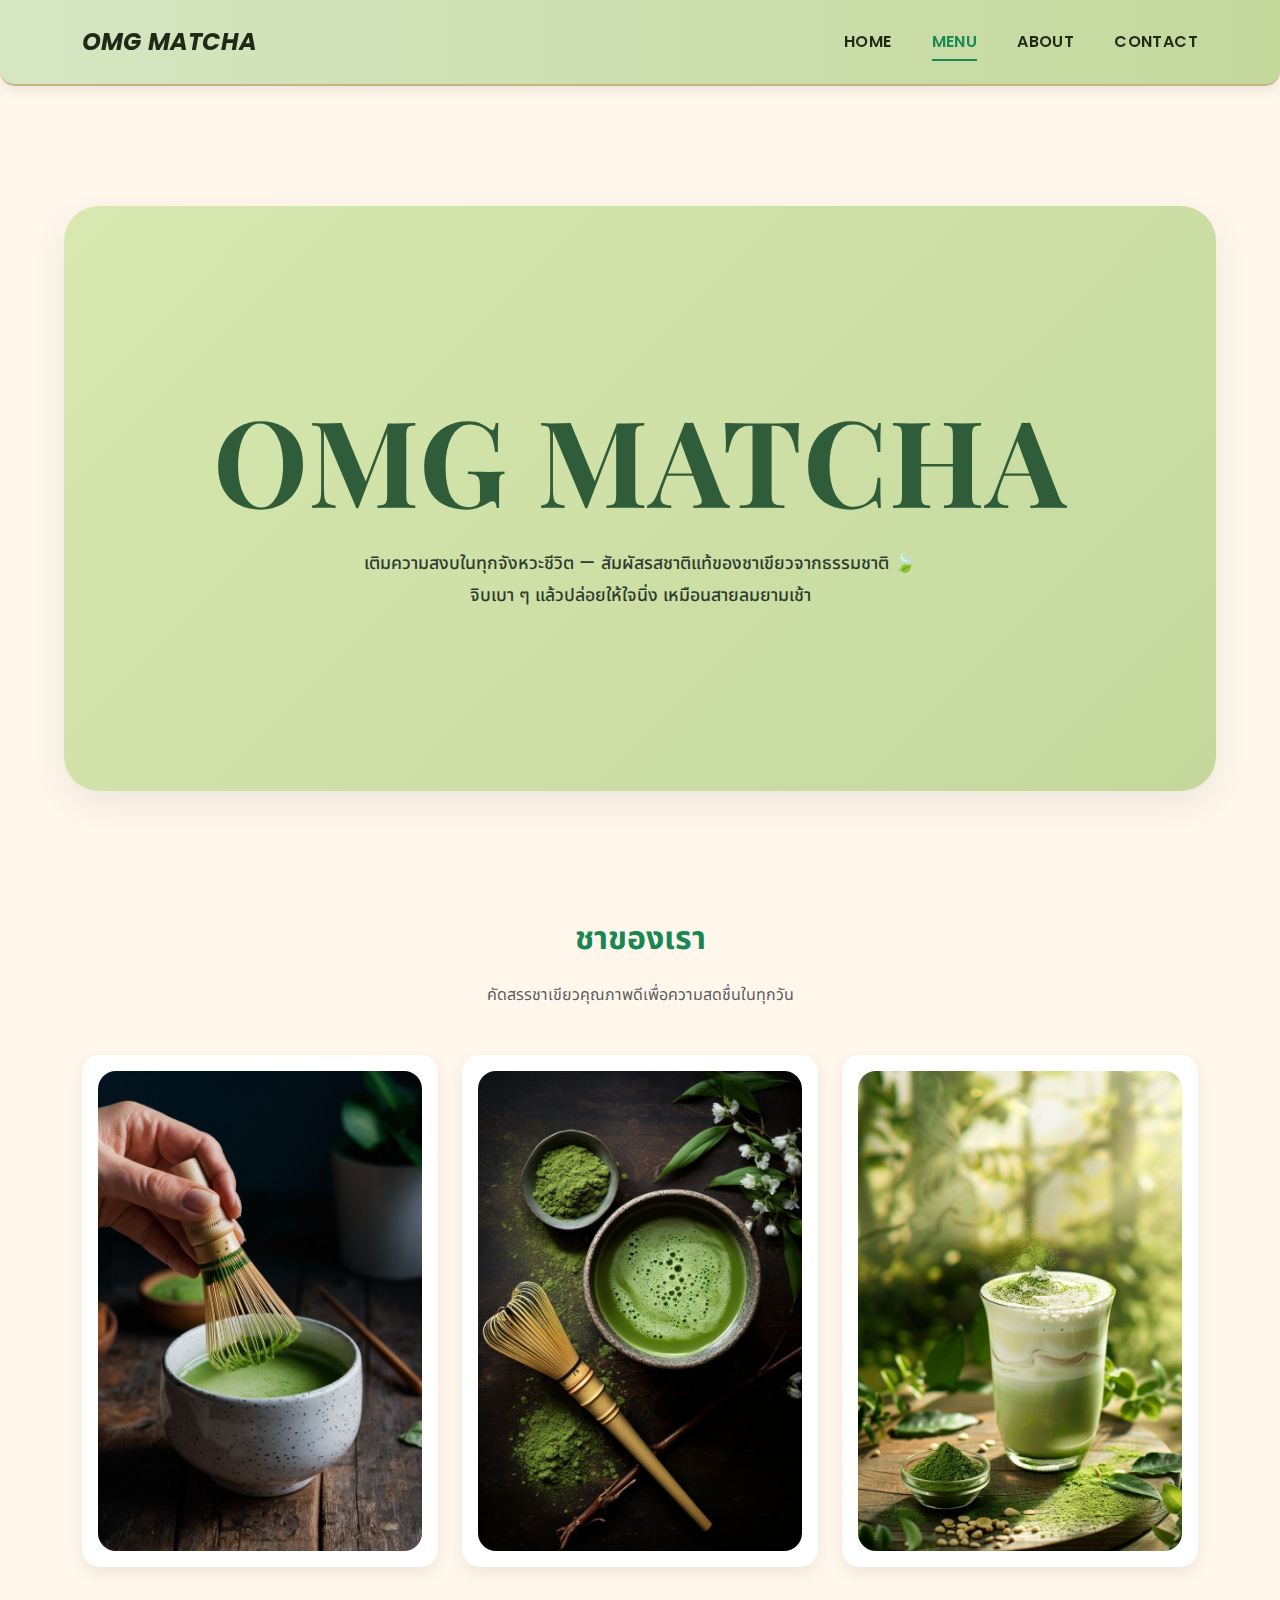
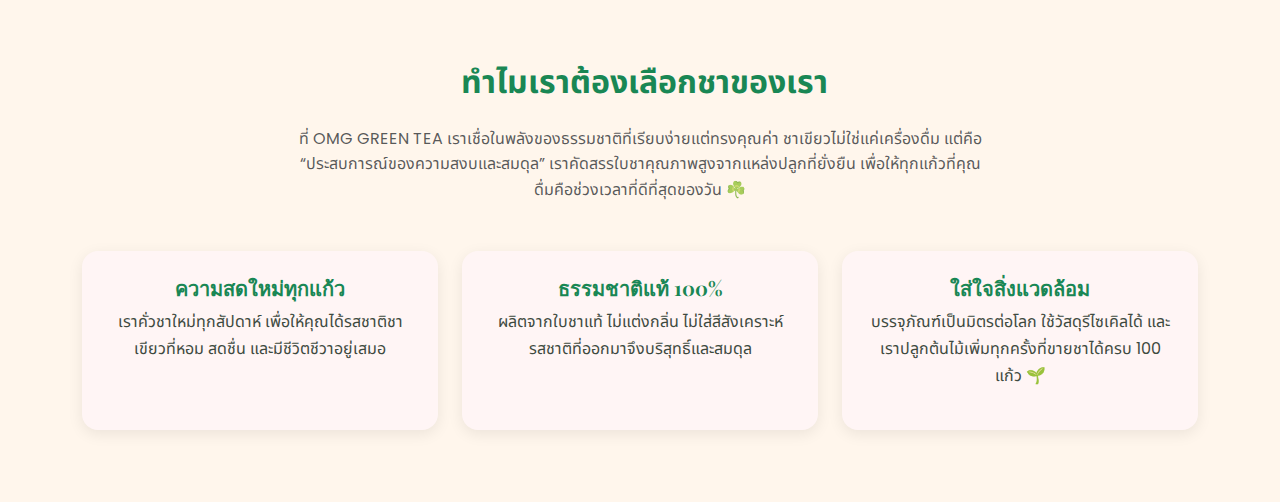
<file: index.html>
<!DOCTYPE html>
<html lang="th">
<head>
  <meta charset="UTF-8" />
  <meta name="viewport" content="width=device-width, initial-scale=1.0" />
  <title>OMG.MATCHA  </title>

  <link href="https://cdn.jsdelivr.net/npm/bootstrap@5.3.2/dist/css/bootstrap.min.css" rel="stylesheet">
  <link href="https://fonts.googleapis.com/css2?family=Prompt:wght@400;600&family=Playfair+Display:wght@600&display=swap" rel="stylesheet">
<link rel="shortcut icon" href="iconomg.png" type="image/x-icon">
  <link rel="stylesheet" href="styless.css">
</head>

<body>

  <nav class="navbar navbar-expand-lg fixed-top">
    <div class="container">
      <a class="navbar-brand fw-bold" href="#">OMG MATCHA</a>
      <button class="navbar-toggler" type="button" data-bs-toggle="collapse" data-bs-target="#navMenu">
        <span class="navbar-toggler-icon"></span>
      </button>
      <div class="collapse navbar-collapse justify-content-end" id="navMenu">
         <ul class="nav-links">
      <li><a href="index.html">HOME</a></li>
      <li><a class="active" href="menu.html">MENU</a></li>
      <li><a href="about.html">ABOUT</a></li>
      <li><a href="contact.html">CONTACT</a></li>
    </ul>
      </div>
    </div>
  </nav>

  <header class="hero-section">
    <div class="hero-content text-center">
      <h1 class="text-matcha fade-up">OMG MATCHA</h1>
      <p class="fade-up">
        เติมความสงบในทุกจังหวะชีวิต — สัมผัสรสชาติแท้ของชาเขียวจากธรรมชาติ 🍃 <br>
        จิบเบา ๆ แล้วปล่อยให้ใจนิ่ง เหมือนสายลมยามเช้า
      </p>
    </div>
  </header>

 
  <section id="menu" class="py-5">
   <div class="container text-center">
     <h2 class="fw-bold text-success mb-4">ชาของเรา</h2>
     <p class="text-muted mb-5">คัดสรรชาเขียวคุณภาพดีเพื่อความสดชื่นในทุกวัน</p>
 
     <div class="row g-4 justify-content-center">
       <div class="col-md-4 col-sm-6">
         <div class="tea-card p-3">
           <img src="1.jpg" alt="Matcha Premium">
         </div>
       </div>
       <div class="col-md-4 col-sm-6">
         <div class="tea-card p-3">
           <img src="2.jpg" alt="Hojicha">
         </div>
       </div>
       <div class="col-md-4 col-sm-6">
         <div class="tea-card p-3">
           <img src="3.jpg" alt="Peach Green Tea">
         </div>
       </div>
     </div>
   </div>
 </section>

  <section id="about" class="text-center py-5">
   <div class="container">
     <h2 class="fw-bold text-success mb-4">
       <i class="bi bi-camera-fill me-2"></i>ทำไมเราต้องเลือกชาของเรา
     </h2>
     <p class="text-muted mx-auto" style="max-width: 700px;">
       ที่ OMG GREEN TEA เราเชื่อในพลังของธรรมชาติที่เรียบง่ายแต่ทรงคุณค่า  
       ชาเขียวไม่ใช่แค่เครื่องดื่ม แต่คือ “ประสบการณ์ของความสงบและสมดุล”  
       เราคัดสรรใบชาคุณภาพสูงจากแหล่งปลูกที่ยั่งยืน  
       เพื่อให้ทุกแก้วที่คุณดื่มคือช่วงเวลาที่ดีที่สุดของวัน ☘️
     </p>
 
     <div class="row justify-content-center mt-5">
       <div class="col-md-4 mb-4">
         <div class="info-card">
           <h5 class="fw-bold text-success mb-2">ความสดใหม่ทุกแก้ว</h5>
           <p>เราคั่วชาใหม่ทุกสัปดาห์ เพื่อให้คุณได้รสชาติชาเขียวที่หอม สดชื่น และมีชีวิตชีวาอยู่เสมอ</p>
         </div>
       </div>
 
       <div class="col-md-4 mb-4">
         <div class="info-card">
           <h5 class="fw-bold text-success mb-2">ธรรมชาติแท้ 100%</h5>
           <p>ผลิตจากใบชาแท้ ไม่แต่งกลิ่น ไม่ใส่สีสังเคราะห์ รสชาติที่ออกมาจึงบริสุทธิ์และสมดุล</p>
         </div>
       </div>
 
       <div class="col-md-4 mb-4">
         <div class="info-card">
           <h5 class="fw-bold text-success mb-2">ใส่ใจสิ่งแวดล้อม</h5>
           <p>บรรจุภัณฑ์เป็นมิตรต่อโลก ใช้วัสดุรีไซเคิลได้ และเราปลูกต้นไม้เพิ่มทุกครั้งที่ขายชาได้ครบ 100 แก้ว 🌱</p>
         </div>
       </div>
     </div>
   </div>
 </section>


  <script src="https://cdn.jsdelivr.net/npm/bootstrap@5.3.2/dist/js/bootstrap.bundle.min.js"></script>
</body>
</html>
</file>
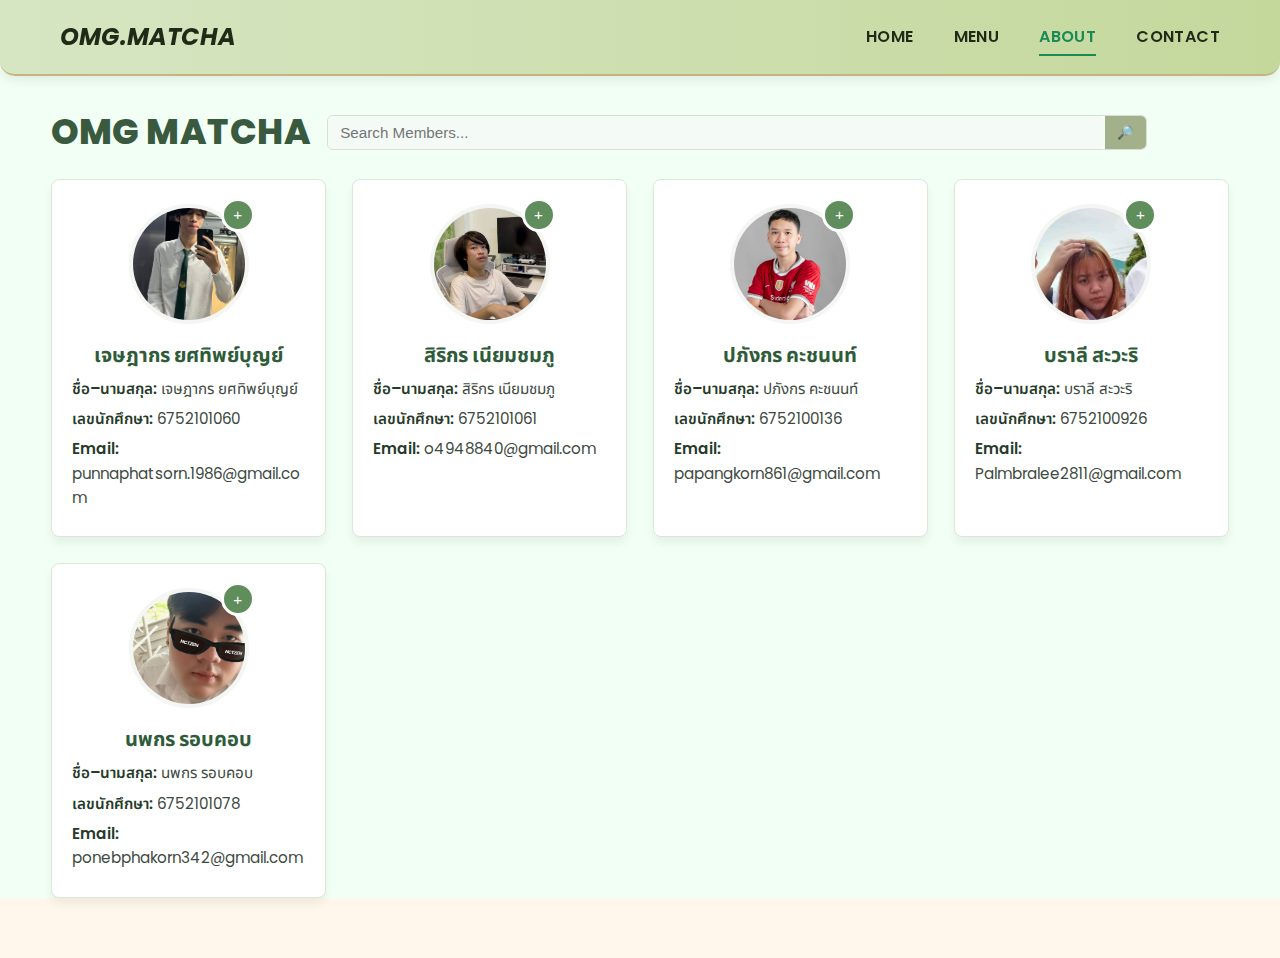
<file: about.html>
<!DOCTYPE html>
<html lang="th">
<head>
  <meta charset="UTF-8" />
  <meta name="viewport" content="width=device-width, initial-scale=1.0"/>
  <title>OMG.MATCHA</title>
 <link rel="shortcut icon" href="icon omg.png" type="image/x-icon">
  <link rel="stylesheet" href="styless.css"/>

  <style>
    body.about-page { background:#f1fff4; }
    .about-wrap { width: 92%; max-width: 1200px; margin: 28px auto 60px; }
    .about-topbar {
      display: grid;
      grid-template-columns: auto 1fr;
      gap: 16px;
      align-items: center;
      margin-bottom: 18px;
    }
    .about-title {
      font-weight: 800;
      color: #3A5A40;
      letter-spacing: .5px;
      font-size: 2.2rem;
    }
   
    .about-search {
      display: flex;
      justify-content: flex-start;
    }
    .about-search .search-box {
      width: 100%;
      max-width: 820px;      
      background: #fff;
      border-radius: 6px;
    }
    .about-search input { width: 100%; }
    .about-search button { display: grid; place-items: center; }


    .members-grid {
      grid-template-columns: repeat(4, minmax(0, 1fr));
      gap: 26px;
    }
    @media (max-width: 1100px) {
      .members-grid { grid-template-columns: repeat(3, minmax(0,1fr)); }
    }
    @media (max-width: 860px) {
      .about-topbar { grid-template-columns: 1fr; }
      .members-grid { grid-template-columns: repeat(2, minmax(0,1fr)); }
      .about-title { margin-bottom: 6px; }
    }
    @media (max-width: 520px) {
      .members-grid { grid-template-columns: 1fr; }
    }

  
    .member-card {
      border: 1px solid #dbe7d7;
      box-shadow: 0 6px 10px rgba(0,0,0,.06);
      padding-top: 24px;
    }
    .card-image {
      width: 120px; height: 120px;
    }
    .add-friend-btn {
      width: 34px; height: 34px; font-size: 0.95rem;
      top: -6px; right: -6px;
      border-width: 3px;
      background: #5f8e5c;
    }
    .card-body .member-name { color:#2e5c39; }
    .member-details p { color:#3d4a3f; }
  </style>
</head>
<body class="about-page">


  <nav class="navbar">
    <div class="logo">OMG.MATCHA</div>

    <input type="checkbox" id="menu-toggle"/>
    <label for="menu-toggle" class="menu-icon">&#9776;</label>

    <ul class="nav-links">
      <li><a href="index.html">HOME</a></li>
      <li><a href="menu.html">MENU</a></li>
      <li><a class="active" href="about.html">ABOUT</a></li>
      <li><a href="contact.html">CONTACT</a></li>
    </ul>
  </nav>

 
  <section class="about-wrap">
 
    <div class="about-topbar">
      <h1 class="about-title">OMG MATCHA</h1>

      <div class="about-search">
        <div class="search-box" role="search">
          <input id="memberSearch" type="text" placeholder="Search Members..." aria-label="Search Members"/>
          <button id="searchBtn" aria-label="Search">🔎</button>
        </div>
      </div>
    </div>

   
    <div class="members-grid" id="membersGrid">

     
      <article class="member-card" data-name="เจษฎากร ยศทิพย์บุญย์ jedsadakorn">
        <div class="card-image">
          <img src="phoom.jpg" alt="โปรไฟล์ เจษฎากร"/>
          <button class="add-friend-btn" title="Add friend">+</button>
        </div>
        <div class="card-body">
          <h3 class="member-name">เจษฎากร ยศทิพย์บุญย์</h3>
          <div class="member-details">
            <p><strong>ชื่อ–นามสกุล:</strong> เจษฎากร ยศทิพย์บุญย์</p>
            <p><strong>เลขนักศึกษา:</strong> 6752101060</p>
            <p><strong>Email:</strong> punnaphatsorn.1986@gmail.com</p>
          </div>
        </div>
      </article>


      <article class="member-card" data-name="สิริกร เนียมชมภู sirikon">
        <div class="card-image">
          <img src="korn.jpg" alt="โปรไฟล์ สิริกร"/>
          <button class="add-friend-btn" title="Add friend">+</button>
        </div>
        <div class="card-body">
          <h3 class="member-name">สิริกร เนียมชมภู</h3>
          <div class="member-details">
            <p><strong>ชื่อ–นามสกุล:</strong> สิริกร เนียมชมภู</p>
            <p><strong>เลขนักศึกษา:</strong> 6752101061</p>
            <p><strong>Email:</strong> o4948840@gmail.com</p>
          </div>
        </div>
      </article>

    
      <article class="member-card" data-name="ปภังกร คะชนนท์ papangkorn">
        <div class="card-image">
          <img src="kla.jpg" alt="โปรไฟล์ ปภังกร"/>
          <button class="add-friend-btn" title="Add friend">+</button>
        </div>
        <div class="card-body">
          <h3 class="member-name">ปภังกร คะชนนท์</h3>
          <div class="member-details">
            <p><strong>ชื่อ–นามสกุล:</strong> ปภังกร คะชนนท์</p>
            <p><strong>เลขนักศึกษา:</strong> 6752100136</p>
            <p><strong>Email:</strong> papangkorn861@gmail.com</p>
          </div>
        </div>
      </article>

 
      <article class="member-card" data-name="บราลี สะวะริ bralee palm">
        <div class="card-image">
          <img src="palm.jpg" alt="โปรไฟล์ บราลี"/>
          <button class="add-friend-btn" title="Add friend">+</button>
        </div>
        <div class="card-body">
          <h3 class="member-name">บราลี สะวะริ</h3>
          <div class="member-details">
            <p><strong>ชื่อ–นามสกุล:</strong> บราลี สะวะริ</p>
            <p><strong>เลขนักศึกษา:</strong> 6752100926</p>
            <p><strong>Email:</strong> Palmbralee2811@gmail.com</p>
          </div>
        </div>
      </article>

    
      <article class="member-card" data-name="นพกร รอบคอบ nopakhon">
        <div class="card-image">
          <img src="gy.jpg" alt="โปรไฟล์ นพกร"/>
          <button class="add-friend-btn" title="Add friend">+</button>
        </div>
        <div class="card-body">
          <h3 class="member-name">นพกร รอบคอบ</h3>
          <div class="member-details">
            <p><strong>ชื่อ–นามสกุล:</strong> นพกร รอบคอบ</p>
            <p><strong>เลขนักศึกษา:</strong> 6752101078</p>
            <p><strong>Email:</strong> ponebphakorn342@gmail.com</p>
          </div>
        </div>
      </article>

    
    </div>
  </section>


  <script>
    const searchInput = document.getElementById('memberSearch');
    const grid = document.getElementById('membersGrid');
    const cards = Array.from(grid.querySelectorAll('.member-card'));

    function filterMembers() {
      const q = (searchInput.value || '').toLowerCase().trim();
      cards.forEach(card => {
        const name = (card.dataset.name || card.querySelector('.member-name')?.textContent || '').toLowerCase();
        card.style.display = name.includes(q) ? '' : 'none';
      });
    }
    searchInput.addEventListener('input', filterMembers);
    document.getElementById('searchBtn').addEventListener('click', filterMembers);
  </script>
</body>
</html>
</file>
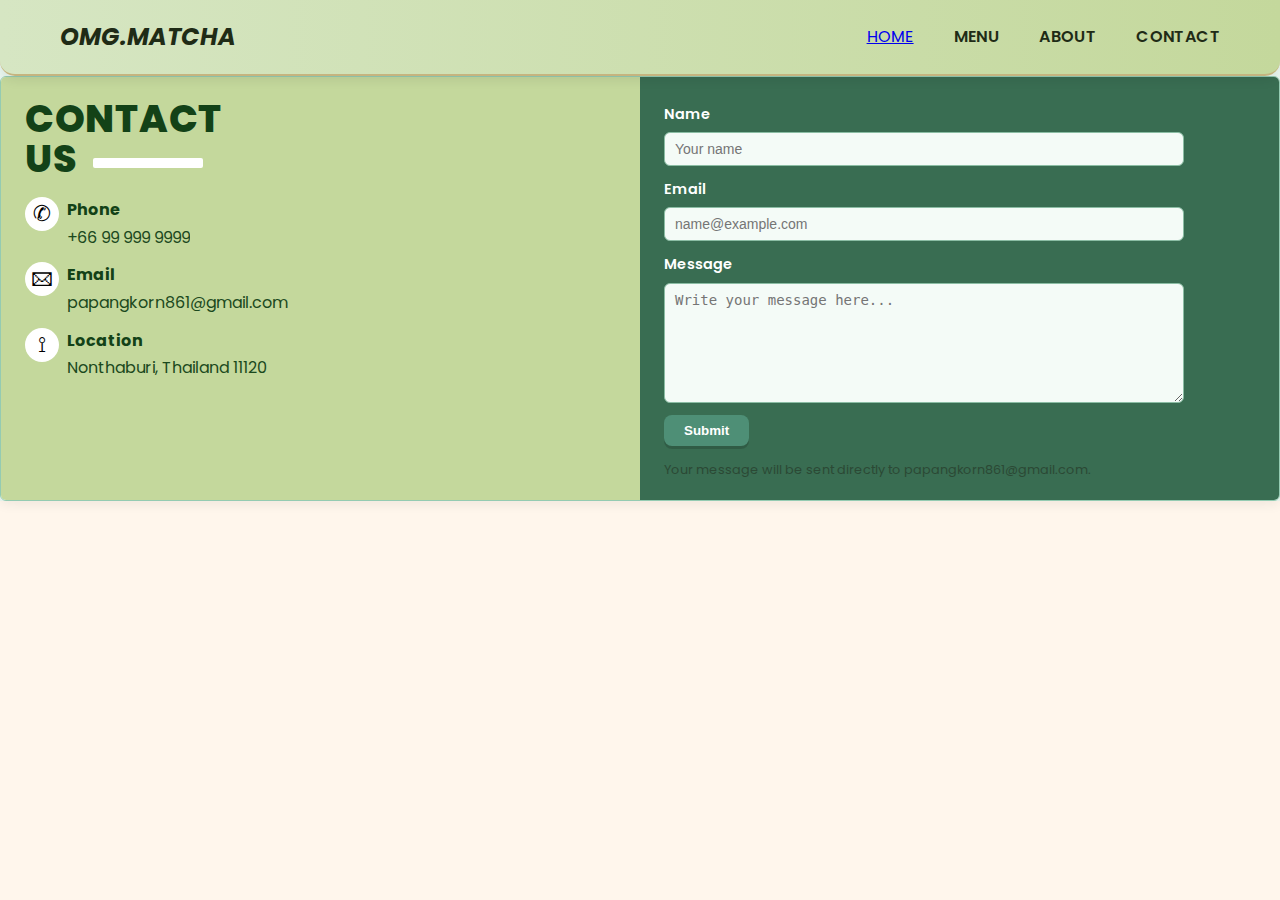
<file: contact.html>
<!DOCTYPE html>
<html lang="en">
<head>
  <meta charset="UTF-8" />
  <meta name="viewport" content="width=device-width, initial-scale=1.0" />
  <title>OMG.MATCHA</title>
  <link rel="stylesheet" href="styless.css" />
  <link href="https://fonts.googleapis.com/css2?family=Poppins:wght@300;400;600;700&display=swap" rel="stylesheet" />
<link rel="shortcut icon" href="icon omg.png" type="image/x-icon">
</head>
<body class="contact-page">

  <nav class="navbar">
    <div class="logo">OMG.MATCHA</div>
    <input type="checkbox" id="menu-toggle" />
    <label for="menu-toggle" class="menu-icon">&#9776;</label>
    <ul class="nav-links"
  <li><a href="index.html">HOME</a></li>
  <li><a href="menu.html">MENU</a></li>
  <li><a href="about.html">ABOUT</a></li>
  <li><a href="contact.html">CONTACT</a></li>
</ul>

  </nav>

  <main class="container">
    <section class="contact-box">
      <aside class="panel-left">
        <h1 class="contact-title">
          <span>CONTACT</span><br>
          <span>US</span>
          <i class="underline"></i>
        </h1>
        <ul class="contact-items">
          <li><span class="icon">✆</span><div><div class="item-title">Phone</div><div class="item-text">+66 99 999 9999</div></div></li>
          <li><span class="icon">🖂</span><div><div class="item-title">Email</div><div class="item-text">papangkorn861@gmail.com</div></div></li>
          <li><span class="icon">⟟</span><div><div class="item-title">Location</div><div class="item-text">Nonthaburi, Thailand 11120</div></div></li>
        </ul>
      </aside>

      <section class="panel-right">
        <form action="https://formsubmit.co/papangkorn861@gmail.com" method="POST">
          <input type="hidden" name="_subject" value="New Contact Message from OMG.MATCHA">
          <input type="hidden" name="_captcha" value="false">
          <div class="field">
            <label for="name">Name</label>
            <input id="name" name="name" type="text" placeholder="Your name" required>
          </div>
          <div class="field">
            <label for="email">Email</label>
            <input id="email" name="email" type="email" placeholder="name@example.com" required>
          </div>
          <div class="field">
            <label for="message">Message</label>
            <textarea id="message" name="message" rows="6" placeholder="Write your message here..." required></textarea>
          </div>
          <button type="submit" class="btn">Submit</button>
          <p class="note">Your message will be sent directly to papangkorn861@gmail.com.</p>
        </form>
      </section>
    </section>
  </main>

</body>
</html>
</file>
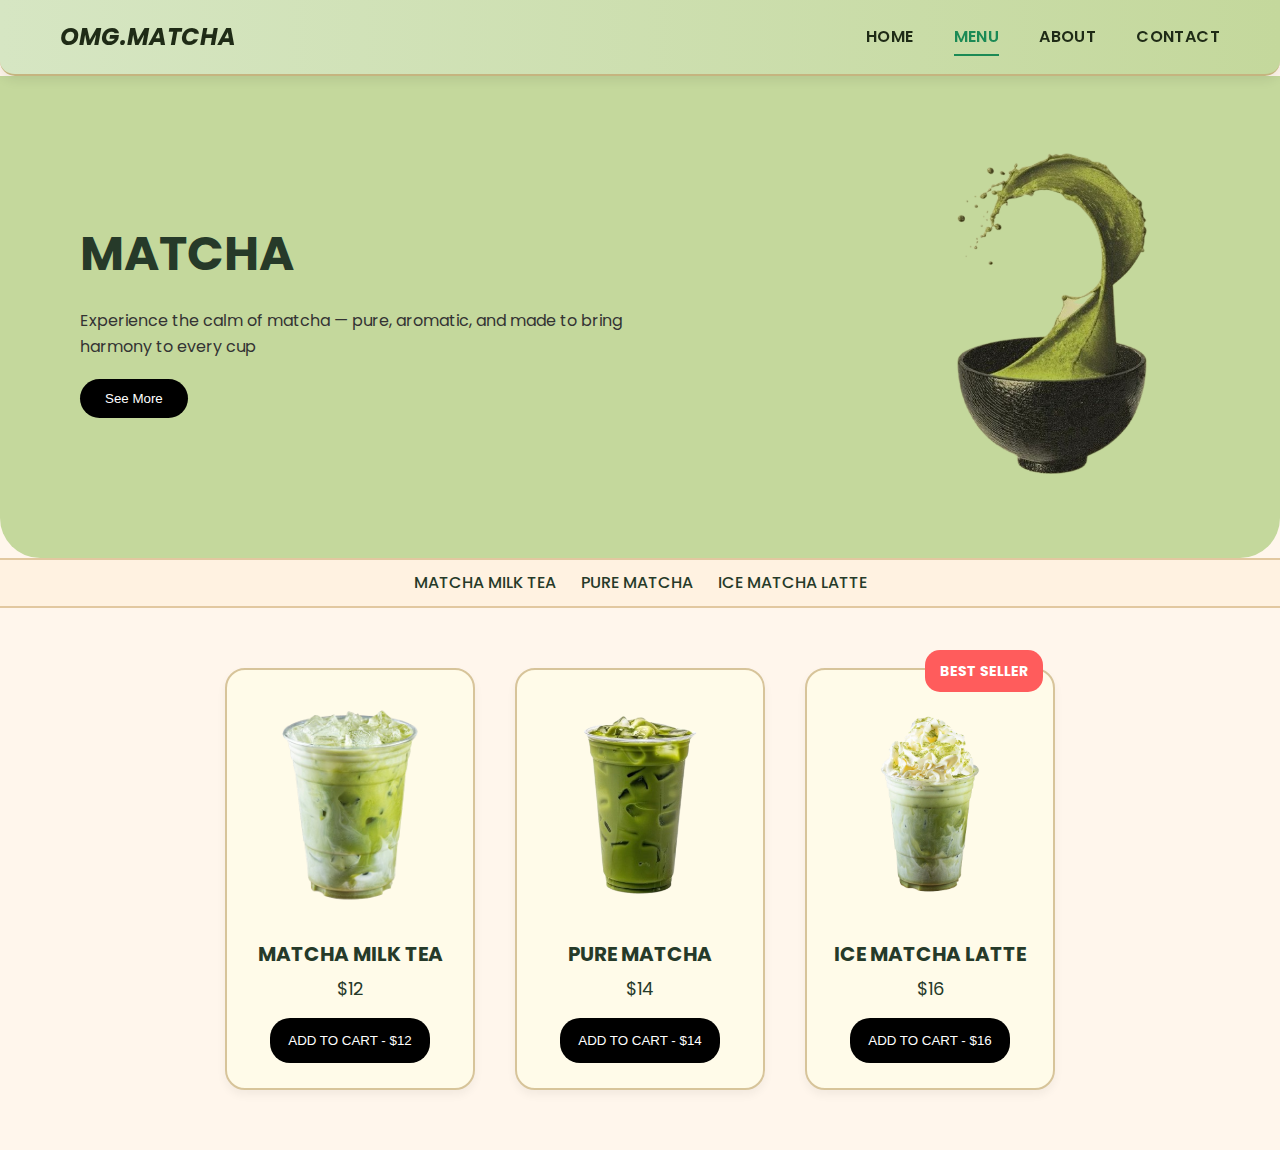
<file: menu.html>
<!DOCTYPE html>
<html lang="en">
<head>
  <meta charset="UTF-8" />
  <meta name="viewport" content="width=device-width, initial-scale=1.0" />
  <title>OMG.MATCHA</title>
  <link rel="stylesheet" href="styless.css" />
  <link href="https://fonts.googleapis.com/css2?family=Poppins:wght@300;400;600;700&display=swap" rel="stylesheet" />
<link rel="shortcut icon" href="icon omg.png" type="image/x-icon">
</head>

<body class="menu-page">
  
  <nav class="navbar">
    <div class="logo">OMG.MATCHA</div>

    <input type="checkbox" id="menu-toggle" />
    <label for="menu-toggle" class="menu-icon">&#9776;</label>

    <ul class="nav-links">
      <li><a href="index.html">HOME</a></li>
      <li><a class="active" href="menu.html">MENU</a></li>
      <li><a href="about.html">ABOUT</a></li>
      <li><a href="contact.html">CONTACT</a></li>
    </ul>
  </nav>
 
  <header class="hero">
    <div class="hero-text">
      <h1>MATCHA</h1>
      <p>
        Experience the calm of matcha — pure, aromatic, and made to bring harmony to every cup
      </p>
      <button>See More</button>
    </div>
    <div class="hero-img">
      <img src="de.png" alt="matcha bowl" />
    </div>
  </header>

  
  <div class="tags">
    <span>MATCHA MILK TEA</span>
    <span>PURE MATCHA</span>
    <span>ICE MATCHA LATTE</span>
  </div>

 
  <section class="products">
    <div class="product">
      <img src="new.png" alt="Matcha Milk Tea" />
      <h2>MATCHA MILK TEA</h2>
      <p>$12</p>
      <button>ADD TO CART - $12</button>
    </div>

    <div class="product middle">
      <img src="dd.png" alt="Pure Matcha" />
      <h2>PURE MATCHA</h2>
      <p>$14</p>
      <button>ADD TO CART - $14</button>
    </div>

    <div class="product top-pick">
      <div class="badge">BEST SELLER</div>
      <img src="as.png" alt="Ice Matcha Latte" />
      <h2>ICE MATCHA LATTE</h2>
      <p>$16</p>
      <button>ADD TO CART - $16</button>
    </div>
  </section>
</body>
</html>
</file>
<file: styless.css>
@import url('https://fonts.googleapis.com/css2?family=Poppins:wght@400;500;600&family=Noto+Sans+Thai:wght@300;400;500&family=Playfair+Display:wght@700&family=Prompt:wght@300;400;600;700&display=swap');


:root{
 
  --matcha-dark:#3A5A40;
  --matcha-medium:#588157;
  --matcha-light:#A3B18A;
  --bg-cream:#fff6ec;
  --bg-light-green:#F4F6F3;
  --text-dark:#263a29;
  --text-light:#ffffff;
  --border-color:#DADED7;


  --c-bg:#eaf7f0;
  --c-left:#c4d89c;
  --c-right:#396d52;
  --c-text:#000000;
  --c-btn:#4e8f76;
}

*{box-sizing:border-box;margin:0;padding:0}
html,body{
  margin:0; padding:0;
  background:var(--bg-cream);
  color:var(--text-dark);
  font-family:'Poppins','Noto Sans Thai','Prompt',system-ui,-apple-system,Segoe UI,Roboto,Arial,sans-serif;
  line-height:1.6;
  scroll-behavior:smooth;
}

.contact-page{ background:var(--c-bg); }
.about-page{ background:#f1fff4; }


:root{
  --nav-bg-1:#d6e6c3;
  --nav-bg-2:#c4d89c;
  --nav-text:#1f2b16;
  --nav-active:#1b8a55;
}

.navbar,
.navbar *{
  font-family:'Poppins','Noto Sans Thai',sans-serif;
}

.navbar{
  position:sticky; top:0;
  display:flex; justify-content:space-between; align-items:center;
  background:linear-gradient(90deg,var(--nav-bg-1),var(--nav-bg-2));
  padding:18px 60px;
  border-bottom:2px solid #c5b47f;
  box-shadow:0 4px 12px rgba(0,0,0,.08);
  border-radius:0 0 15px 15px;
  z-index:999;
}

.navbar .logo,
.navbar .navbar-brand{
  font-size:24px; font-weight:700; font-style:italic; color:var(--nav-text) !important;
  letter-spacing:.2px;
}

.nav-links,
.navbar .navbar-nav{
  list-style:none; display:flex; gap:40px; margin:0; padding:0; align-items:center;
}

.nav-links li a,
.navbar .navbar-nav .nav-link{
  text-decoration:none;
  color:var(--nav-text) !important;
  font-weight:600;
  letter-spacing:.4px;
  padding-bottom:6px;
  text-transform:uppercase;
  transition:color .25s ease,border-color .25s ease;
}

.nav-links li a:hover,
.nav-links li a.active,
.navbar .navbar-nav .nav-link:hover,
.navbar .navbar-nav .nav-link.active{
  color:var(--nav-active) !important;
  border-bottom:2px solid var(--nav-active);
}

.menu-icon{ display:none; font-size:28px; cursor:pointer; user-select:none; }
#menu-toggle{ display:none; }

@media (max-width:768px){
  .nav-links{
    display:none; flex-direction:column; width:100%;
    position:absolute; top:65px; left:0;
    background:linear-gradient(180deg,var(--nav-bg-1),var(--nav-bg-2));
    border-top:2px solid #c5b47f;
    text-align:center; padding:20px 0; border-radius:0 0 15px 15px;
  }
  .nav-links li{ margin:12px 0 }
  .menu-icon{ display:block }
  #menu-toggle:checked + .menu-icon + .nav-links{ display:flex }
}

.hero{
  display:flex; align-items:center; justify-content:space-between;
  background:#c4d89c; padding:50px 80px;
  border-bottom-left-radius:40px; border-bottom-right-radius:40px;
}
.hero-text{ width:50%; }
.hero-text h1{ font-size:48px; margin-bottom:15px; }
.hero-text p{ color:#333; font-size:16px; margin-bottom:20px; }
.hero-text button{
  background:#000; color:#fff; border:none; padding:12px 25px;
  border-radius:25px; cursor:pointer; transition:.3s;
}
.hero-text button:hover{ background:#f57c00; }
.hero-img img{ width:300px; border-radius:20px; }

.tags{
  display:flex; justify-content:center; gap:25px;
  background:#fff2e1; padding:10px; font-weight:500;
  border-top:2px solid #e2c8a0; border-bottom:2px solid #e2c8a0;
}

.products{
  display:flex; justify-content:center; gap:40px; padding:60px;
}
.product{
  background:#fffbe9; border:2px solid #d7c49a; border-radius:20px;
  text-align:center; width:250px; padding:25px 20px; position:relative;
  box-shadow:0 5px 10px rgba(0,0,0,.05);
}
.product img{
  width:200px; height:220px; object-fit:contain; margin-bottom:15px; padding:10px;
}
.product.middle img{
  width:200px; height:220px; object-fit:cover; margin-bottom:15px;
  transform:scale(1.35); transition:.3s ease; position:relative; z-index:2;
}
.product h2{ font-size:20px; margin-bottom:5px; }
.product p{ font-size:18px; margin-bottom:15px; }
.product button{
  background:#000; color:#fff; border:none; padding:15px 18px;
  border-radius:20px; cursor:pointer; transition:.3s;
}
.product button:hover{ background:#f57c00; }
.top-pick .badge{
  position:absolute; top:-20px; right:10px; background:#ff5c5c; color:#fff;
  padding:10px 15px; border-radius:15px; font-size:14px; font-weight:700;
}


.hero-section{
  position:relative; min-height:65vh; width:90%;
  margin:120px auto 80px; border-radius:35px;
  background:linear-gradient(135deg,#d8e8b0,#c4d89c);
  box-shadow:0 12px 35px rgba(0,0,0,.07);
  padding:80px 30px; text-align:center; display:flex; justify-content:center; align-items:center;
}
.text-matcha{
  color:#2f5d3a; font-family:"Playfair Display",serif;
  font-size:7.5rem; font-weight:700; letter-spacing:1px; margin-bottom:18px;
}
.hero-section p{
  color:#2e3b2f; max-width:750px; margin:0 auto; line-height:1.8; font-size:1.1rem; font-weight:500;
}


.slider{
  width:95%; max-width:1300px; margin:50px auto; overflow:hidden;
  border-radius:30px; box-shadow:0 10px 30px rgba(0,0,0,.1);
}
.slides{ display:flex; width:calc(100% * 4); animation:slide 16s infinite; }
.slides img{
  width:100%; height:420px; object-fit:cover; border-radius:30px; transition:transform .4s ease;
}
.slides img:hover{ transform:scale(1.04); }
@keyframes slide{
  0%,20%{ transform:translateX(0) }
  25%,45%{ transform:translateX(-100%) }
  50%,70%{ transform:translateX(-200%) }
  75%,95%{ transform:translateX(-300%) }
  100%{ transform:translateX(0) }
}


.info-card{
  background:#fff5f5; border-radius:16px; padding:25px;
  box-shadow:0 4px 15px rgba(0,0,0,.08); transition:all .3s ease; height:100%;
}
.info-card:hover{ transform:translateY(-5px); box-shadow:0 8px 20px rgba(0,0,0,.1); }
.info-card h5{ font-family:"Playfair Display",serif; font-weight:700; }
.info-card p{ color:#3e4a3f; font-size:1rem; line-height:1.7; }

.feedback-box:hover{ transform:translateY(-5px); box-shadow:0 10px 25px rgba(0,0,0,.1); }

footer{
  background:linear-gradient(to top,#e9f5ec,#f7fff9);
  border-top:1px solid #d4e8d8; padding:60px 0; text-align:center;
}


.topbar{
  display:flex; justify-content:space-between; align-items:center;
  padding:10px 24px; background:#f6fff8; border-bottom:1px solid #d7eee2;
}
.brand{ font-weight:700; color:#ffffff; }
.container-contact{ max-width:980px; margin:26px auto; padding:0 16px; }
.contact-box{
  display:grid; grid-template-columns:1fr 1fr; border-radius:6px; overflow:hidden;
  border:1px solid #94cbb2; box-shadow:0 4px 12px rgba(0,0,0,.06);
}
.panel-left{ background:var(--c-left); color:#134217; padding:22px 24px; }
.panel-right{ background:var(--c-right); padding:20px 24px; }
.contact-title{ line-height:1.05; margin:0 0 18px; font-weight:800; letter-spacing:.5px; }
.contact-title span{ font-size:38px; display:inline-block; }
.underline{ display:inline-block; width:110px; height:10px; background:#ffffff; margin-left:10px; vertical-align:middle; border-radius:2px; }
.contact-items{ list-style:none; margin:10px 0 0; padding:0; display:grid; gap:12px; }
.contact-items li{ display:grid; grid-template-columns:34px 1fr; gap:8px; align-items:start; }
.icon{ font-size:22px; line-height:34px; text-align:center; background:#ffffff; color:#000; border-radius:50px; width:34px; height:34px; }
.item-title{ font-weight:700; margin-bottom:2px; }
.item-text{ opacity:.95; }
form{ display:grid; gap:12px; max-width:520px; margin-top:6px; }
.field{ display:flex; flex-direction:column; }
label{ font-size:.9rem; margin-bottom:6px; color:#ffffff; font-weight:600; }
input,textarea{
  border:1.5px solid #8bbda4; border-radius:6px; background:#f4fbf7;
  padding:8px 10px; font-size:14px; color:#000; outline:none;
}
input:focus,textarea:focus{ border-color:#2c7a5b; box-shadow:0 0 0 3px rgba(44,122,91,.15); }
textarea{ resize:vertical; min-height:120px; }
.btn{
  justify-self:start; border:none; background:var(--c-btn); color:#fff;
  padding:8px 20px; border-radius:8px; font-weight:700; cursor:pointer;
  box-shadow:0 3px 0 rgba(0,0,0,.15);
}
.btn:hover{ filter:brightness(1.05); }
.note{ font-size:.8rem; opacity:.7; margin:2px 0 0; }
.footer{ margin:18px 0 30px; }
.footer-inner{ display:flex; align-items:center; justify-content:center; gap:10px; color:#173b2e; }
.sep{ opacity:.5; }
.social{ display:inline-grid; place-items:center; width:22px; height:22px; border-radius:50%; font-weight:800; text-decoration:none; }
.fb{ background:#1877f2; color:#fff; }
.ig{ background:#f5a1c4; color:#fff; }
@media (max-width:860px){ .contact-box{ grid-template-columns:1fr; } }


.about-wrap{ width:92%; max-width:1200px; margin:28px auto 60px; }
.about-topbar{
  display:grid; grid-template-columns:auto 1fr; gap:16px; align-items:center; margin-bottom:18px;
}
.about-title{ font-weight:800; color:var(--matcha-dark); letter-spacing:.5px; font-size:2.2rem; }
.about-search{ display:flex; justify-content:flex-start; }
.about-search .search-box{
  width:100%; max-width:820px; background:#fff; border:1px solid var(--border-color); border-radius:6px; overflow:hidden;
}
.search-box{ display:flex; }
.search-box input{ border:none; padding:8px 12px; font-size:.95rem; outline:none; width:100%; }
.search-box button{ border:none; background:var(--matcha-light); color:var(--matcha-dark); padding:0 12px; cursor:pointer; transition:.3s; }
.search-box button:hover{ background:var(--matcha-medium); color:#fff; }


.members-grid{ display:grid; grid-template-columns:repeat(4,minmax(0,1fr)); gap:26px; }
@media (max-width:1100px){ .members-grid{ grid-template-columns:repeat(3,minmax(0,1fr)); } }
@media (max-width:860px){
  .about-topbar{ grid-template-columns:1fr; }
  .members-grid{ grid-template-columns:repeat(2,minmax(0,1fr)); }
}
@media (max-width:520px){ .members-grid{ grid-template-columns:1fr; } }


.member-card{
  background:#fff; border:1px solid #dbe7d7; border-radius:8px;
  box-shadow:0 6px 10px rgba(0,0,0,.06); text-align:center; padding:24px 20px 20px;
  position:relative; transition:transform .3s ease, box-shadow .3s ease;
  display:flex; flex-direction:column;
}
.member-card:hover{ transform:translateY(-5px); box-shadow:0 8px 18px rgba(0,0,0,.08); }
.card-image{ position:relative; width:120px; height:120px; margin:0 auto 15px; }
.card-image img{
  width:100%; height:100%; border-radius:50%; object-fit:cover; border:4px solid var(--bg-light-green);
}
.add-friend-btn{
  position:absolute; top:-6px; right:-6px; background:#5f8e5c; color:#fff;
  border:3px solid #fff; border-radius:50%; width:34px; height:34px; font-size:.95rem;
  display:flex; align-items:center; justify-content:center; cursor:pointer; transition:background .3s;
}
.add-friend-btn:hover{ background:var(--matcha-dark); }
.card-body{ flex-grow:1; }
.member-name{ font-size:1.25rem; font-weight:700; color:#2e5c39; margin-bottom:6px; }
.member-details{ font-size:.95rem; color:#3d4a3f; text-align:left; overflow-wrap:break-word; }
.member-details p{ margin-bottom:6px; }
.member-details p strong{ font-weight:600; color:var(--text-dark); }


.framed-gallery{
  width:92%;
  max-width:1200px;
  margin:40px auto;
  display:grid;
  grid-template-columns:repeat(3,minmax(220px,1fr));
  gap:26px;
}
.framed-gallery img{
  width:100%;
  height:360px;
  object-fit:cover;
  display:block;
  border-radius:14px;
  padding:10px; 
  background:
    linear-gradient(#fff,#fff) padding-box,                 
    linear-gradient(135deg,#d6e6c3,#c4d89c) border-box;     
  border:2px solid transparent;                             
  box-shadow:0 12px 28px rgba(0,0,0,.12);
  transition:transform .25s ease, box-shadow .25s ease, filter .25s ease;
}
.framed-gallery img:hover{
  transform:translateY(-4px);
  box-shadow:0 18px 36px rgba(0,0,0,.16);
  filter:saturate(1.02);
}
.framed-gallery img.thin-frame{ padding:6px; border-radius:12px; }

@media (max-width:860px){
  .framed-gallery{ grid-template-columns:repeat(2,minmax(0,1fr)); }
}
@media (max-width:520px){
  .framed-gallery{ grid-template-columns:1fr; }
  .framed-gallery img{ height:320px; }
}


.slider .slides{ gap:26px; }
.slider .slides img{
  border-radius:16px;
  padding:10px;
  background:
    linear-gradient(#fff,#fff) padding-box,
    linear-gradient(135deg,#d6e6c3,#c4d89c) border-box;
  border:2px solid transparent;
  box-shadow:0 12px 28px rgba(0,0,0,.12);
}


@media (max-width:768px){
  .hero-section{ padding:60px 20px; margin-top:100px; }
  .text-matcha{ font-size:2.8rem; }
  .slides img{ height:180px; }
  .info-card{ margin-bottom:20px; }
}

.tea-card {
   border-radius: 18px;
   background: #ffffff;
   box-shadow: 0 6px 15px rgba(0, 0, 0, 0.07);
   transition: transform 0.3s ease, box-shadow 0.3s ease;
   overflow: hidden;
   text-align: center;
   padding: 0;
 }
 
 .tea-card:hover {
   transform: translateY(-5px);
   box-shadow: 0 10px 20px rgba(0, 0, 0, 0.12);
 }
 
 .tea-card img {
   width: 100%;
   height: 480px; 
   object-fit: cover; 
   border-radius: 18px;
   display: block;
   margin: 0 auto;
 }
 
 @media (max-width: 768px) {
   .tea-card img {
     height: 320px;
   }
 }
 
.slider {
   width: 95%;            
   max-width: 1300px;       
   margin: 50px auto;
   overflow: hidden;
   border-radius: 30px;
   box-shadow: 0 10px 30px rgba(0, 0, 0, 0.1);
 }
 
 .slides {
   display: flex;
   width: calc(100% * 4);
   animation: slide 16s infinite;
 }
 
 .slides img {
   width: 100%;
   height: 420px;         
   object-fit: cover;
   border-radius: 30px;
   transition: transform 0.4s ease;
 }
 
 .slides img:hover {
   transform: scale(1.04); 
 }
 
 @keyframes slide {
   0% { transform: translateX(0); }
   20% { transform: translateX(0); }
   25% { transform: translateX(-100%); }
   45% { transform: translateX(-100%); }
   50% { transform: translateX(-200%); }
   70% { transform: translateX(-200%); }
   75% { transform: translateX(-300%); }
   95% { transform: translateX(-300%); }
   100% { transform: translateX(0); }
 }
 
 .info-card {
   background: #fff5f5;
   border-radius: 16px;
   padding: 25px;
   box-shadow: 0 4px 15px rgba(0, 0, 0, 0.08);
   transition: all 0.3s ease;
   height: 100%;
 }
 
 .info-card:hover {
   transform: translateY(-5px);
   box-shadow: 0 8px 20px rgba(0, 0, 0, 0.1);
 }
 
 .info-card h5 {
   font-family: "Playfair Display", serif;
   font-weight: 700;
 }
 
 .info-card p {
   color: #3e4a3f;
   font-size: 1rem;
   line-height: 1.7;
 }
 
 .feedback-box:hover {
   transform: translateY(-5px);
   box-shadow: 0 10px 25px rgba(0, 0, 0, 0.1);
 }
</file>
